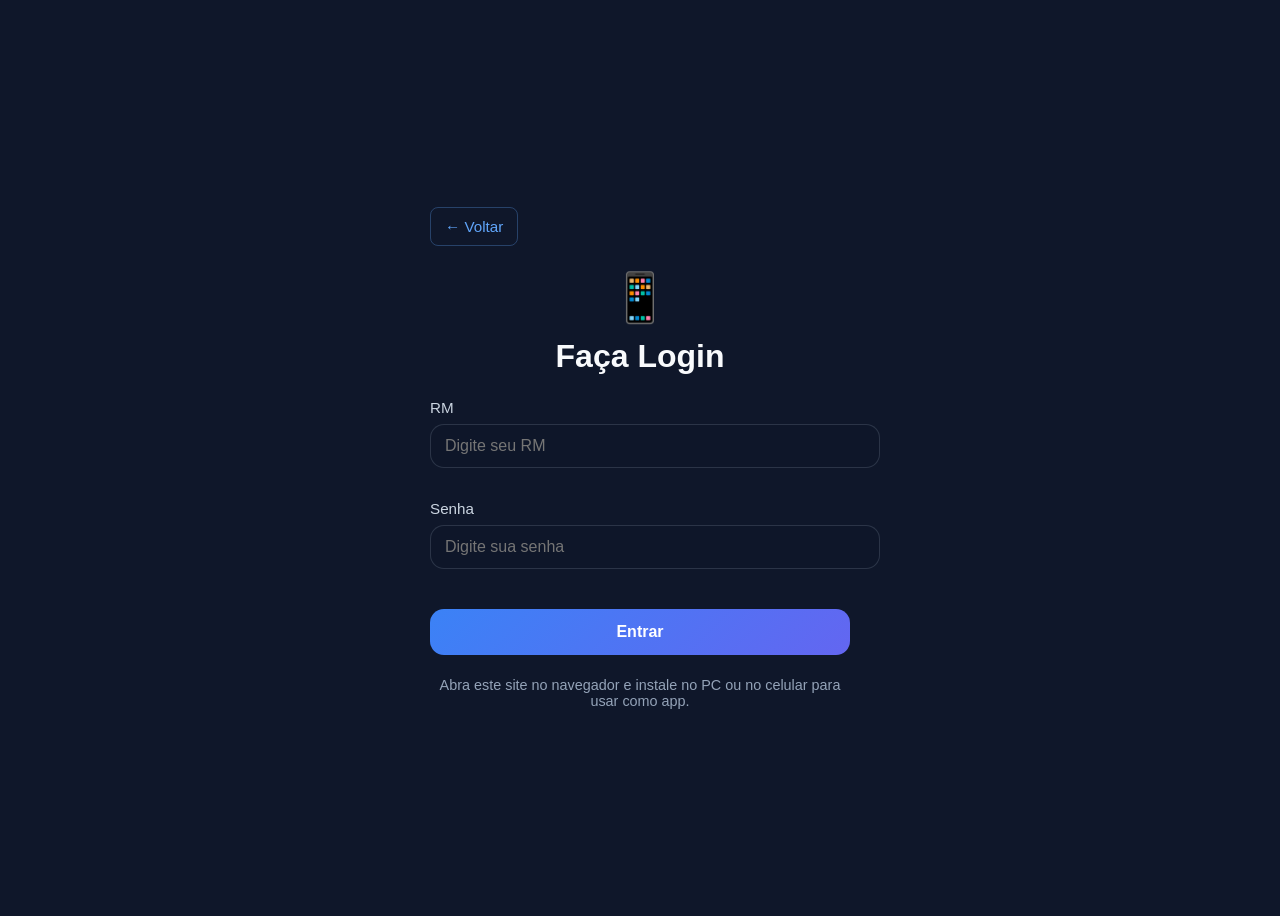
<file: index.html>
<!DOCTYPE html>
<html lang="pt-BR">
<head>
    <meta charset="UTF-8">
    <meta name="viewport" content="width=device-width, initial-scale=1.0, viewport-fit=cover">
    <meta name="theme-color" content="#1e40af">
    <link rel="manifest" href="manifest.json">
    <link rel="icon" href="icons/icon.svg" type="image/svg+xml">
    <link rel="apple-touch-icon" href="icons/icon.svg">
    <link rel="stylesheet" href="styles.css">
    <title>Login - Plênio PWA</title>
</head>
<body>
    <div class="app-shell login-page">
        <main class="login-container">
            <button id="btn-back" class="btn-back">← Voltar</button>
            
            <div class="login-content">
                <div class="login-header">
                    <div class="logo-medium">📱</div>
                    <h1>Faça Login</h1>
                </div>

                <form id="login-form" class="login-form">
                    <div class="form-group">
                        <label for="rm">RM</label>
                        <input type="text" id="rm" name="rm" placeholder="Digite seu RM" required>
                    </div>
                    <div class="form-group">
                        <label for="senha">Senha</label>
                        <input type="password" id="senha" name="senha" placeholder="Digite sua senha" required>
                    </div>
                    <button type="submit" class="btn-submit">Entrar</button>
                </form>
            </div>

            <footer class="login-footer">Abra este site no navegador e instale no PC ou no celular para usar como app.</footer>
        </main>
    </div>
    <div id="snackbar" class="snackbar"></div>
    <script src="main.js"></script>
</body>
</html>
</file>
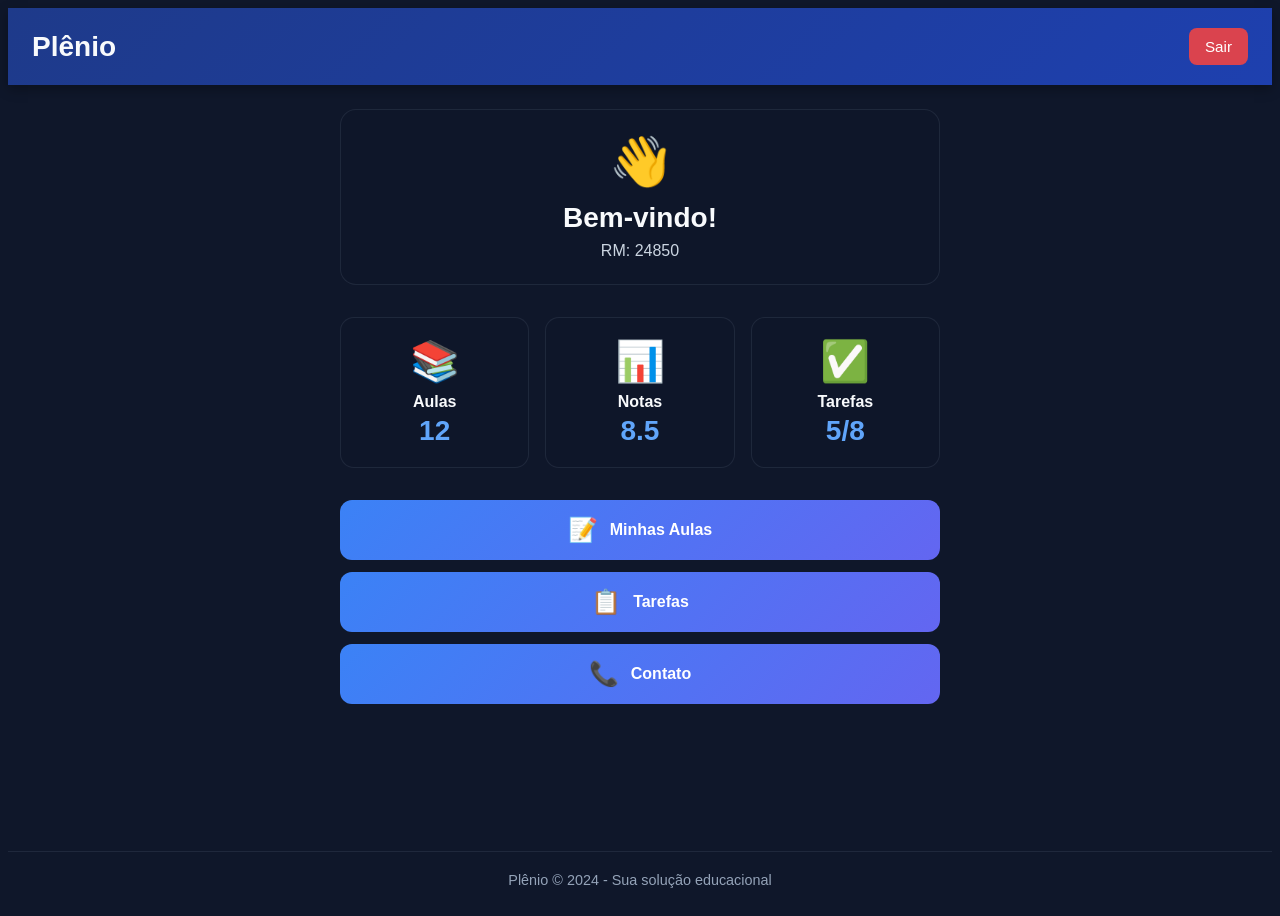
<file: dashboard.html>
<!DOCTYPE html>
<html lang="pt-BR">
<head>
    <meta charset="UTF-8">
    <meta name="viewport" content="width=device-width, initial-scale=1.0, viewport-fit=cover">
    <meta name="theme-color" content="#1e40af">
    <link rel="manifest" href="manifest.json">
    <link rel="icon" href="icons/icon.svg" type="image/svg+xml">
    <link rel="apple-touch-icon" href="icons/icon.svg">
    <link rel="stylesheet" href="styles.css">
    <title>Dashboard - Plênio PWA</title>
</head>
<body>
    <div class="app-shell dashboard-page">
        <header class="dashboard-header">
            <h1>Plênio</h1>
            <button id="btn-logout" class="btn-logout">Sair</button>
        </header>

        <main class="dashboard-container">
            <div class="welcome-section">
                <div class="welcome-icon">👋</div>
                <h2>Bem-vindo!</h2>
                <p id="user-name" class="user-info">RM: <span id="rm-display">24850</span></p>
            </div>

            <div class="dashboard-cards">
                <div class="dashboard-card">
                    <span class="card-icon">📚</span>
                    <h3>Aulas</h3>
                    <p class="card-value">12</p>
                </div>
                <div class="dashboard-card">
                    <span class="card-icon">📊</span>
                    <h3>Notas</h3>
                    <p class="card-value">8.5</p>
                </div>
                <div class="dashboard-card">
                    <span class="card-icon">✅</span>
                    <h3>Tarefas</h3>
                    <p class="card-value">5/8</p>
                </div>
            </div>

            <div class="quick-actions">
                <button class="action-button">
                    <span>📝</span>
                    <span>Minhas Aulas</span>
                </button>
                <button class="action-button">
                    <span>📋</span>
                    <span>Tarefas</span>
                </button>
                <button class="action-button">
                    <span>📞</span>
                    <span>Contato</span>
                </button>
            </div>
        </main>

        <footer class="dashboard-footer">
            <p>Plênio © 2024 - Sua solução educacional</p>
        </footer>
    </div>

    <div id="snackbar" class="snackbar"></div>
    <script src="main.js"></script>
</body>
</html>
</file>
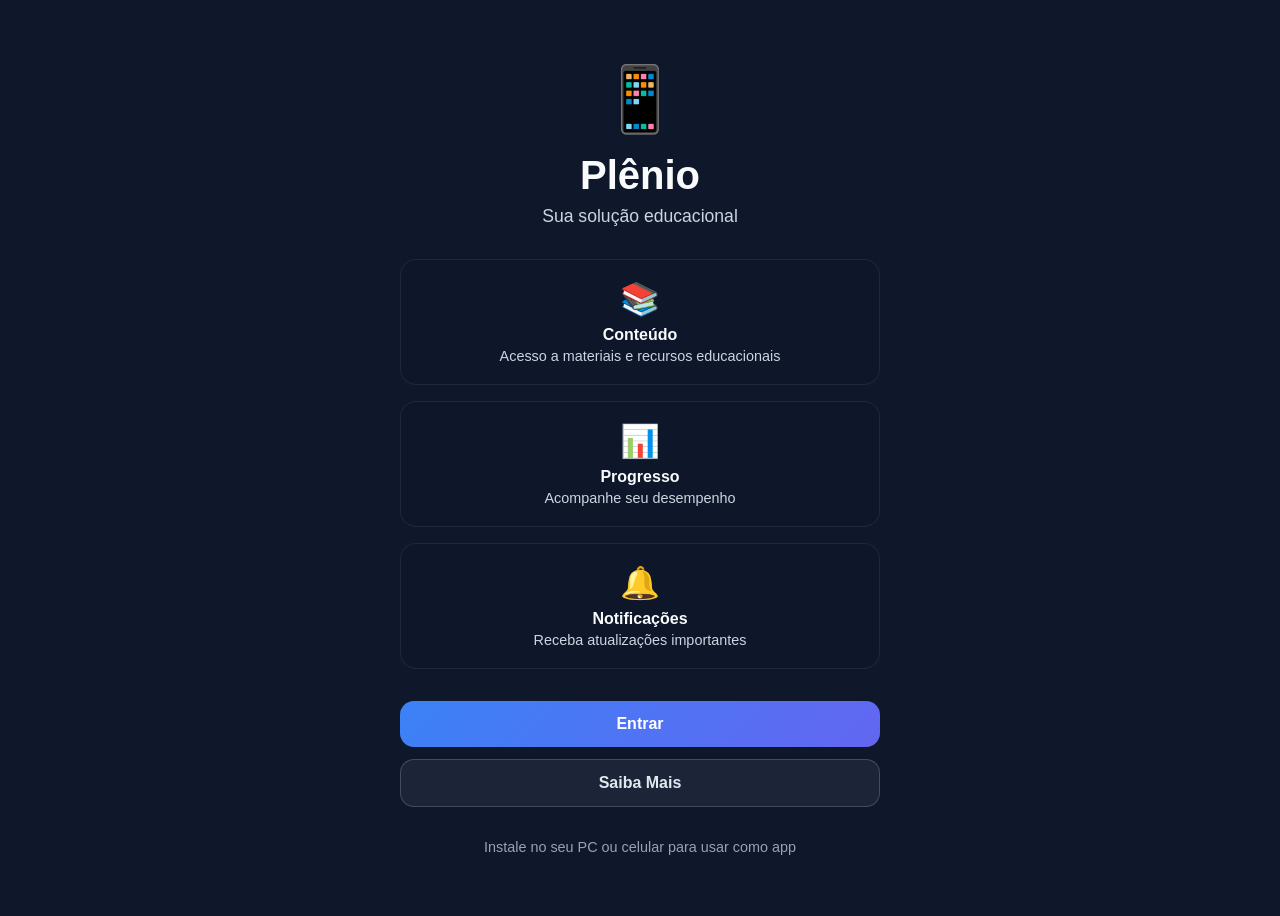
<file: landing.html>
<!DOCTYPE html>
<html lang="pt-BR">
<head>
    <meta charset="UTF-8">
    <meta name="viewport" content="width=device-width, initial-scale=1.0, viewport-fit=cover">
    <meta name="theme-color" content="#1e40af">
    <link rel="manifest" href="manifest.json">
    <link rel="icon" href="icons/icon.svg" type="image/svg+xml">
    <link rel="apple-touch-icon" href="icons/icon.svg">
    <link rel="stylesheet" href="styles.css">
    <title>Bem-vindo - Plênio PWA</title>
</head>
<body>
    <div class="app-shell landing-page">
        <main class="landing-container">
            <div class="landing-content">
                <div class="landing-header">
                    <div class="logo-large">📱</div>
                    <h1>Plênio</h1>
                    <p class="landing-subtitle">Sua solução educacional</p>
                </div>

                <div class="landing-features">
                    <div class="feature-item">
                        <span class="feature-icon">📚</span>
                        <h3>Conteúdo</h3>
                        <p>Acesso a materiais e recursos educacionais</p>
                    </div>
                    <div class="feature-item">
                        <span class="feature-icon">📊</span>
                        <h3>Progresso</h3>
                        <p>Acompanhe seu desempenho</p>
                    </div>
                    <div class="feature-item">
                        <span class="feature-icon">🔔</span>
                        <h3>Notificações</h3>
                        <p>Receba atualizações importantes</p>
                    </div>
                </div>

                <div class="landing-cta">
                    <button id="btn-login" class="btn-primary">Entrar</button>
                    <button id="btn-info" class="btn-secondary">Saiba Mais</button>
                </div>

                <p class="landing-footer">Instale no seu PC ou celular para usar como app</p>
            </div>
        </main>
    </div>
    <div id="snackbar" class="snackbar"></div>
    <script src="main.js"></script>
</body>
</html>
</file>
<file: styles.css>
/* Styles for Plênio PWA */
:root {
    color-scheme: dark;
    font-family: 'Segoe UI', Tahoma, Geneva, Verdana, sans-serif;
    background-color: #0f172a;
    color: #f8fafc;
    /* .card removido para visual mais simples */
    padding: 0;
    /* form-group removido para visual mais simples */
.app-logo {
    /* button estilizado removido para visual mais simples */
    font-size: 1.85rem;
}
header p {
    margin: 4px 0 0;
    color: #cbd5e1;
}
.card {
    background: rgba(15, 23, 42, 0.85);
    border-radius: 20px;
    padding: 26px;
    border: 1px solid rgba(148, 163, 184, 0.12);
}
.card h2 {
    margin: 0 0 18px;
    font-size: 1.45rem;
    letter-spacing: 0.01em;
}
.form-group {
    margin-bottom: 16px;
}
.form-group label {
    display: block;
    margin-bottom: 8px;
    font-size: 0.95rem;
    color: #cbd5e1;
}
.form-group input {
    width: 100%;
    padding: 12px 14px;
    border-radius: 14px;
    border: 1px solid rgba(148, 163, 184, 0.22);
    background: rgba(15, 23, 42, 0.95);
    color: #f8fafc;
    font-size: 1rem;
}
.form-group input:focus {
    outline: none;
    border-color: #60a5fa;
    box-shadow: 0 0 0 4px rgba(96, 165, 250, 0.15);
}
button {
    width: 100%;
    padding: 14px 16px;
    border: none;
    border-radius: 14px;
    background: linear-gradient(135deg, #3b82f6, #6366f1);
    color: white;
    font-size: 1rem;
    cursor: pointer;
    transition: transform 0.2s ease, box-shadow 0.2s ease;
}
button:hover {
    transform: translateY(-1px);
    box-shadow: 0 12px 25px rgba(59, 130, 246, 0.25);
}
footer {
    margin-top: 22px;
    color: #94a3b8;
    text-align: center;
    font-size: 0.95rem;
}
.snackbar {
    position: fixed;
    left: 50%;
    bottom: 24px;
    transform: translateX(-50%) translateY(100%);
    min-width: 260px;
    padding: 14px 18px;
    border-radius: 999px;
    background: rgba(15, 23, 42, 0.95);
    color: #e2e8f0;
    text-align: center;
    transition: transform 0.25s ease, opacity 0.25s ease;
    opacity: 0;
    z-index: 20;
}
.snackbar.visible {
    transform: translateX(-50%) translateY(0);
    opacity: 1;
}
/* Landing Page Styles */
.landing-page {
    display: flex;
    align-items: center;
    justify-content: center;
    min-height: 100vh;
}

.landing-container {
    width: 100%;
    max-width: 480px;
    padding: 40px 24px;
}

.landing-content {
    display: flex;
    flex-direction: column;
    gap: 32px;
}

.landing-header {
    text-align: center;
}

.logo-large {
    font-size: 4rem;
    margin-bottom: 16px;
}

.landing-header h1 {
    font-size: 2.5rem;
    margin: 0 0 8px;
    font-weight: 700;
}

.landing-subtitle {
    font-size: 1.1rem;
    color: #cbd5e1;
    margin: 0;
}

.landing-features {
    display: grid;
    grid-template-columns: 1fr;
    gap: 16px;
}

.feature-item {
    background: rgba(15, 23, 42, 0.85);
    border: 1px solid rgba(148, 163, 184, 0.12);
    border-radius: 16px;
    padding: 20px;
    text-align: center;
    transition: all 0.3s ease;
}

.feature-item:hover {
    border-color: rgba(96, 165, 250, 0.4);
    background: rgba(15, 23, 42, 0.95);
    transform: translateY(-2px);
}

.feature-icon {
    font-size: 2rem;
    display: block;
    margin-bottom: 8px;
}

.feature-item h3 {
    margin: 8px 0 4px;
    font-size: 1rem;
}

.feature-item p {
    margin: 0;
    font-size: 0.9rem;
    color: #cbd5e1;
}

.landing-cta {
    display: flex;
    flex-direction: column;
    gap: 12px;
}

.btn-primary,
.btn-secondary {
    padding: 14px 16px;
    border: none;
    border-radius: 14px;
    font-size: 1rem;
    cursor: pointer;
    transition: all 0.2s ease;
    font-weight: 600;
}

.btn-primary {
    background: linear-gradient(135deg, #3b82f6, #6366f1);
    color: white;
}

.btn-primary:hover {
    transform: translateY(-2px);
    box-shadow: 0 12px 25px rgba(59, 130, 246, 0.35);
}

.btn-secondary {
    background: rgba(148, 163, 184, 0.1);
    color: #e2e8f0;
    border: 1px solid rgba(148, 163, 184, 0.3);
}

.btn-secondary:hover {
    background: rgba(148, 163, 184, 0.2);
    border-color: rgba(96, 165, 250, 0.5);
}

.landing-footer {
    text-align: center;
    color: #94a3b8;
    font-size: 0.9rem;
    margin: 0;
}

/* Login Page Styles */
.login-page {
    display: flex;
    align-items: center;
    justify-content: center;
    min-height: 100vh;
}

.login-container {
    width: 100%;
    max-width: 420px;
    padding: 24px;
    position: relative;
}

.btn-back {
    background: transparent;
    color: #60a5fa;
    border: 1px solid rgba(96, 165, 250, 0.3);
    padding: 10px 14px;
    width: auto;
    margin-bottom: 24px;
    border-radius: 8px;
    font-size: 0.95rem;
    transition: all 0.2s ease;
}

.btn-back:hover {
    background: rgba(96, 165, 250, 0.1);
    border-color: rgba(96, 165, 250, 0.6);
}

.login-content {
    display: flex;
    flex-direction: column;
    gap: 24px;
}

.login-header {
    text-align: center;
}

.logo-medium {
    font-size: 3rem;
    margin-bottom: 12px;
}

.login-header h1 {
    font-size: 2rem;
    margin: 0;
    font-weight: 700;
}

.login-form {
    display: flex;
    flex-direction: column;
    gap: 16px;
}

.btn-submit {
    width: 100%;
    padding: 14px 16px;
    border: none;
    border-radius: 14px;
    background: linear-gradient(135deg, #3b82f6, #6366f1);
    color: white;
    font-size: 1rem;
    cursor: pointer;
    transition: all 0.2s ease;
    font-weight: 600;
    margin-top: 8px;
}

.btn-submit:hover {
    transform: translateY(-2px);
    box-shadow: 0 12px 25px rgba(59, 130, 246, 0.35);
}

.login-footer {
    color: #94a3b8;
    text-align: center;
    font-size: 0.9rem;
}

@media (max-width: 520px) {
    body {
        padding: 16px;
    }
    .app-shell {
        padding: 22px;
    }
    
    .landing-header h1 {
        font-size: 2rem;
    }
    
    .landing-features {
        grid-template-columns: 1fr;
    }
    
    .login-header h1 {
        font-size: 1.75rem;
    }
}

/* Dashboard Page Styles */
.dashboard-page {
    display: flex;
    flex-direction: column;
    min-height: 100vh;
}

.dashboard-header {
    background: linear-gradient(135deg, #1e3a8a, #1e40af);
    padding: 20px 24px;
    display: flex;
    justify-content: space-between;
    align-items: center;
    box-shadow: 0 4px 12px rgba(0, 0, 0, 0.3);
}

.dashboard-header h1 {
    font-size: 1.75rem;
    margin: 0;
    font-weight: 700;
}

.btn-logout {
    background: rgba(239, 68, 68, 0.9);
    color: white;
    border: none;
    padding: 10px 16px;
    border-radius: 8px;
    cursor: pointer;
    transition: all 0.2s ease;
    font-size: 0.95rem;
    width: auto;
}

.btn-logout:hover {
    background: rgba(220, 38, 38, 1);
    transform: translateY(-1px);
}

.dashboard-container {
    flex: 1;
    max-width: 600px;
    margin: 0 auto;
    width: 100%;
    padding: 24px;
    display: flex;
    flex-direction: column;
    gap: 32px;
}

.welcome-section {
    text-align: center;
    padding: 24px;
    background: rgba(15, 23, 42, 0.85);
    border: 1px solid rgba(148, 163, 184, 0.12);
    border-radius: 16px;
}

.welcome-icon {
    font-size: 3rem;
    margin-bottom: 12px;
}

.welcome-section h2 {
    font-size: 1.75rem;
    margin: 8px 0;
    font-weight: 700;
}

.user-info {
    font-size: 1rem;
    color: #cbd5e1;
    margin: 0;
}

.dashboard-cards {
    display: grid;
    grid-template-columns: repeat(auto-fit, minmax(150px, 1fr));
    gap: 16px;
}

.dashboard-card {
    background: rgba(15, 23, 42, 0.85);
    border: 1px solid rgba(148, 163, 184, 0.12);
    border-radius: 14px;
    padding: 20px;
    text-align: center;
    transition: all 0.3s ease;
}

.dashboard-card:hover {
    border-color: rgba(96, 165, 250, 0.4);
    background: rgba(15, 23, 42, 0.95);
    transform: translateY(-4px);
}

.card-icon {
    font-size: 2.5rem;
    display: block;
    margin-bottom: 8px;
}

.dashboard-card h3 {
    font-size: 1rem;
    margin: 8px 0 4px;
}

.card-value {
    font-size: 1.75rem;
    font-weight: 700;
    color: #60a5fa;
    margin: 0;
}

.quick-actions {
    display: grid;
    grid-template-columns: 1fr;
    gap: 12px;
}

.action-button {
    background: linear-gradient(135deg, #3b82f6, #6366f1);
    color: white;
    border: none;
    padding: 16px;
    border-radius: 12px;
    cursor: pointer;
    transition: all 0.2s ease;
    font-size: 1rem;
    display: flex;
    align-items: center;
    justify-content: center;
    gap: 12px;
    font-weight: 600;
}

.action-button span:first-child {
    font-size: 1.5rem;
}

.action-button:hover {
    transform: translateY(-2px);
    box-shadow: 0 12px 25px rgba(59, 130, 246, 0.35);
}

.dashboard-footer {
    text-align: center;
    color: #94a3b8;
    padding: 20px;
    border-top: 1px solid rgba(148, 163, 184, 0.12);
    margin-top: auto;
}

.dashboard-footer p {
    margin: 0;
    font-size: 0.9rem;
}

@media (max-width: 520px) {
    .dashboard-header {
        padding: 16px;
    }
    
    .dashboard-header h1 {
        font-size: 1.5rem;
    }
    
    .btn-logout {
        padding: 8px 12px;
        font-size: 0.9rem;
    }
    
    .dashboard-container {
        padding: 16px;
        gap: 24px;
    }
    
    .dashboard-cards {
        grid-template-columns: repeat(3, 1fr);
    }
    
    .card-value {
        font-size: 1.5rem;
    }
}
</file>
